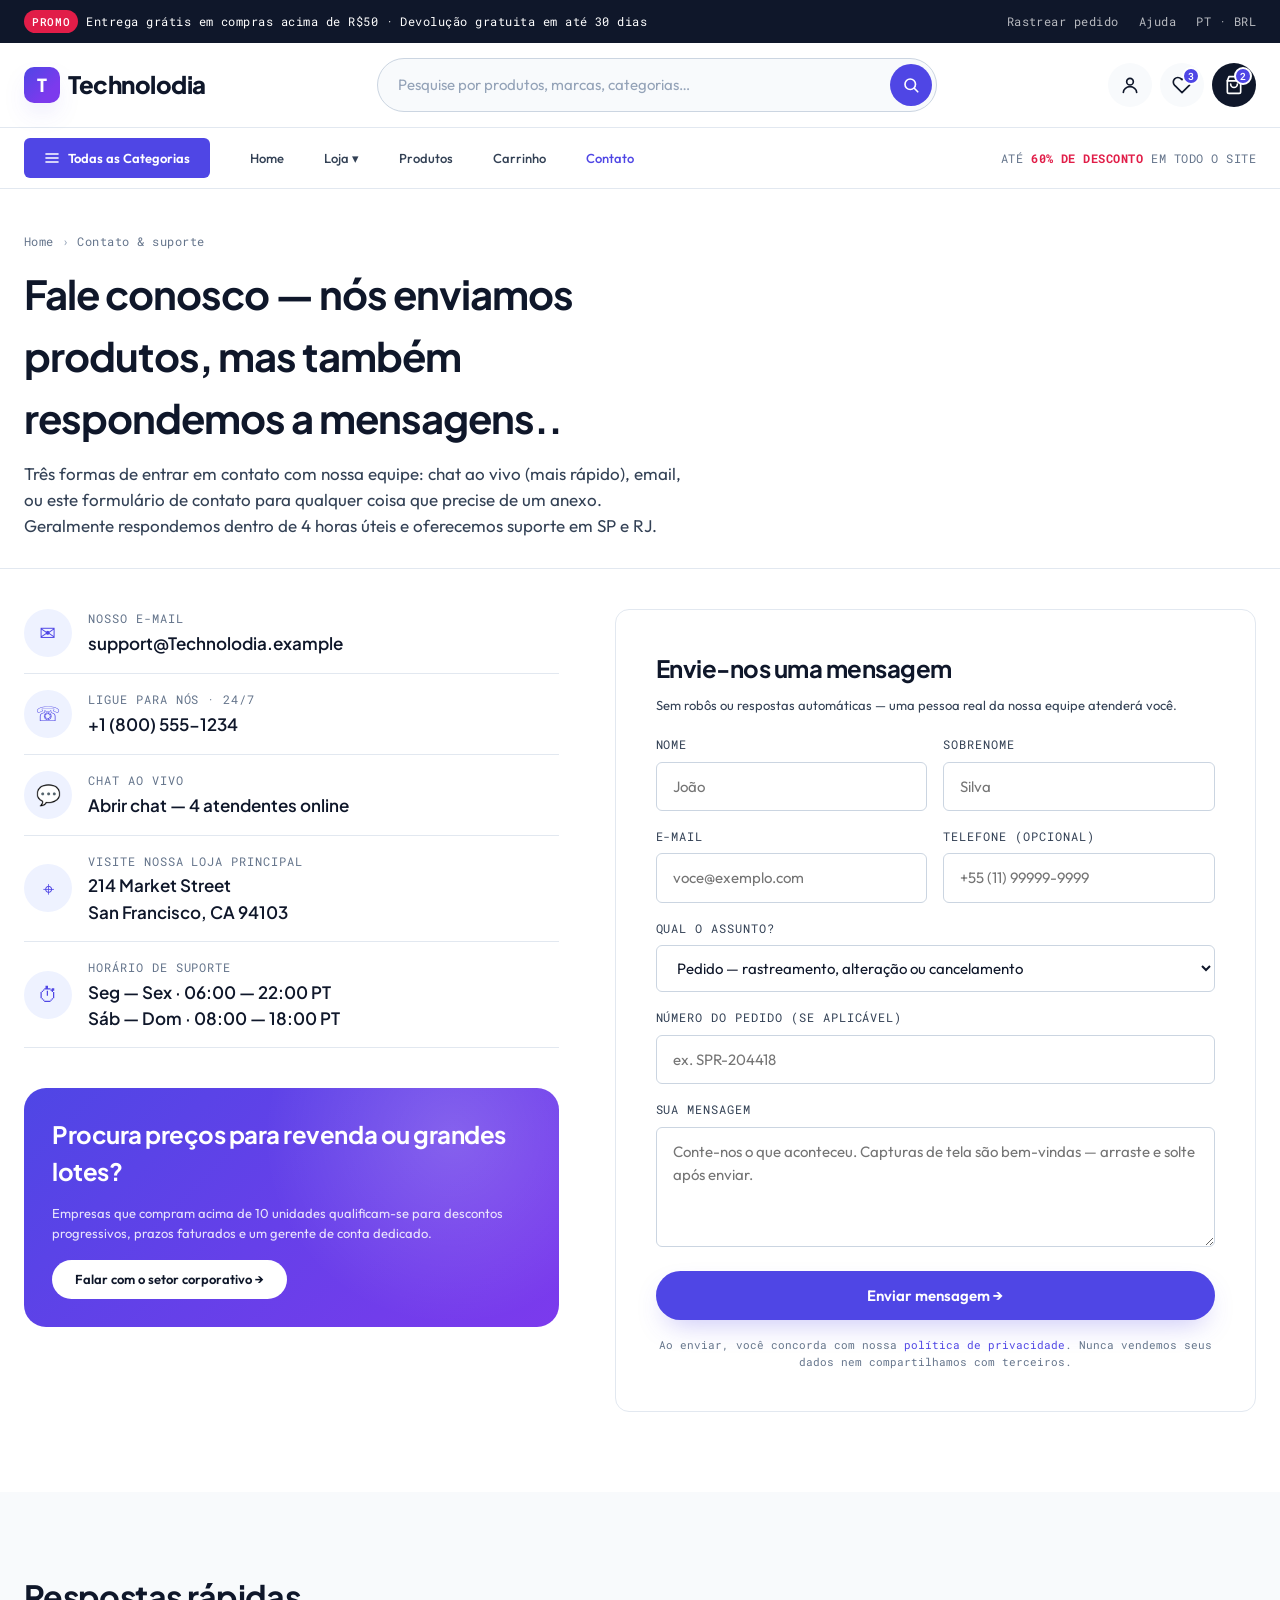
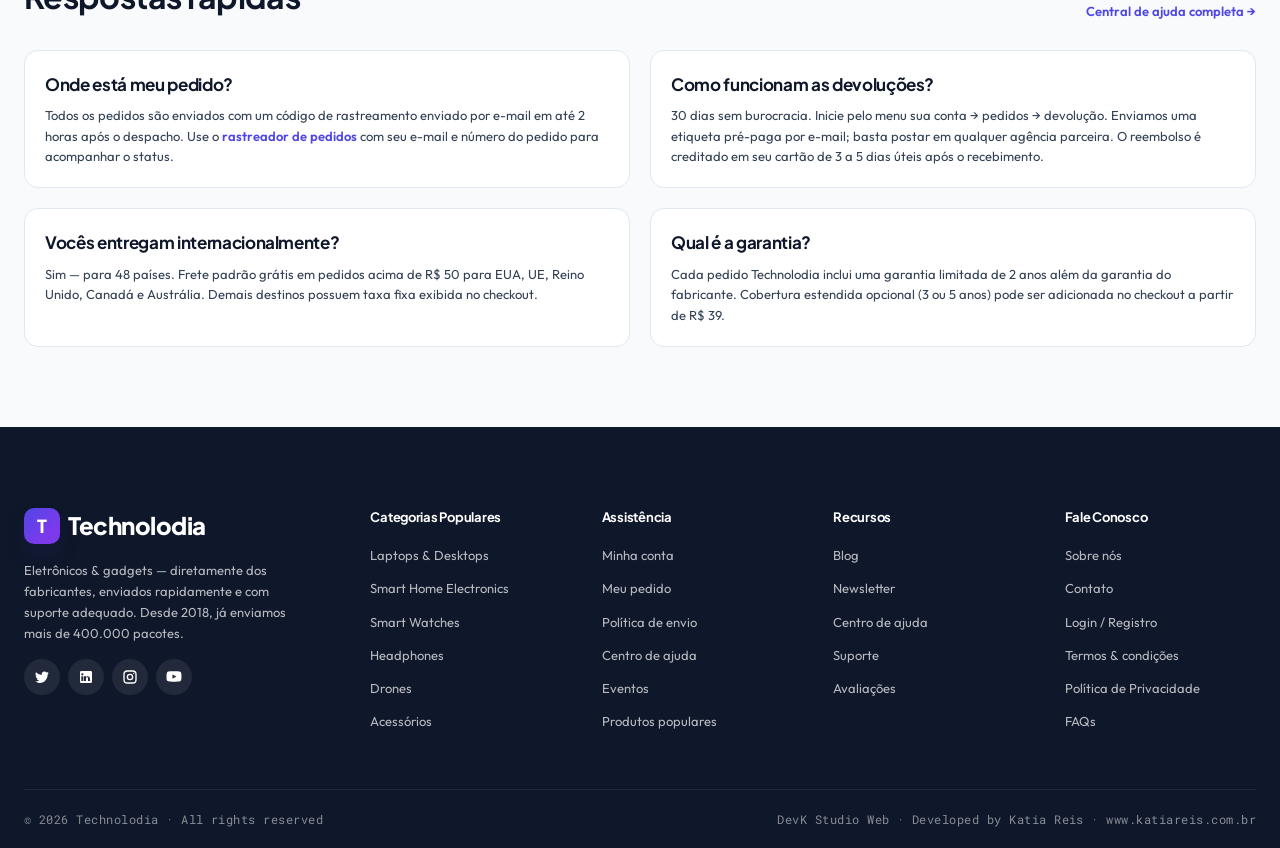
<file: contact.html>
<!doctype html>
<html lang="pt-br">

<head>
  <meta charset="utf-8" />
  <meta name="viewport" content="width=device-width, initial-scale=1" />
  <title>Contato — Technolodia</title>
  <meta name="description"
    content="Entre em contato com o suporte da Technolodia — ajuda com pedidos, devoluções, garantia e parcerias." />
  <meta name="theme-color" content="#4F46E5" />
  <link rel="preconnect" href="https://fonts.googleapis.com" />
  <link rel="preconnect" href="https://fonts.gstatic.com" crossorigin />
  <link rel="stylesheet"
    href="https://fonts.googleapis.com/css2?family=Plus+Jakarta+Sans:wght@500;600;700;800&family=Outfit:wght@400;500;600;700&family=Roboto+Mono:wght@400;500&display=swap" />
  <link rel="stylesheet" href="assets/css/styles.css" />
</head>

<body>
  <a class="skip-link" href="#main">Skip to content</a>

  <!-- Top utility strip -->
  <div class="utility">
    <div class="container">
      <span class="promo">
        <span class="tag">PROMO</span>
        Entrega grátis em compras acima de R$50 · Devolução gratuita em até 30 dias
      </span>
      <span class="links">
        <a href="#">Rastrear pedido</a>
        <a href="#">Ajuda</a>
        <a href="#">PT · BRL</a>
      </span>
    </div>
  </div>

  <!-- Header -->
  <header class="site-header">
    <div class="container">
      <a href="index.html" class="brand">
        <span class="brand-mark">T</span>
        Technolodia
      </a>

      <form class="search" role="search" onsubmit="event.preventDefault();">
        <input type="text" placeholder="Pesquise por produtos, marcas, categorias…" aria-label="Search the store" />
        <button type="submit" aria-label="Search">
          <svg width="18" height="18" viewBox="0 0 24 24" fill="none" stroke="currentColor" stroke-width="2.2"
            stroke-linecap="round">
            <circle cx="11" cy="11" r="7" />
            <path d="M21 21l-4.3-4.3" />
          </svg>
        </button>
      </form>

      <div class="icon-row">
        <a href="#" class="icon-btn" aria-label="Account">
          <svg width="20" height="20" viewBox="0 0 24 24" fill="none" stroke="currentColor" stroke-width="2"
            stroke-linecap="round">
            <circle cx="12" cy="8" r="4" />
            <path d="M4 21c0-4 4-7 8-7s8 3 8 7" />
          </svg>
        </a>
        <a href="#" class="icon-btn" aria-label="Wishlist">
          <svg width="20" height="20" viewBox="0 0 24 24" fill="none" stroke="currentColor" stroke-width="2"
            stroke-linecap="round" stroke-linejoin="round">
            <path
              d="M20.84 4.61a5.5 5.5 0 0 0-7.78 0L12 5.67l-1.06-1.06a5.5 5.5 0 0 0-7.78 7.78l1.06 1.06L12 21.23l7.78-7.78 1.06-1.06a5.5 5.5 0 0 0 0-7.78z" />
          </svg>
          <span class="count">3</span>
        </a>
        <a href="cart.html" class="icon-btn icon-btn--cart" aria-label="Cart">
          <svg width="20" height="20" viewBox="0 0 24 24" fill="none" stroke="currentColor" stroke-width="2"
            stroke-linecap="round" stroke-linejoin="round">
            <path d="M6 2l-2 5v13a2 2 0 0 0 2 2h12a2 2 0 0 0 2-2V7l-2-5z" />
            <path d="M4 7h16" />
            <path d="M16 11a4 4 0 0 1-8 0" />
          </svg>
          <span class="count">2</span>
        </a>
        <button class="nav-toggle" aria-label="Open menu" aria-expanded="false">≡</button>
      </div>
    </div>
  </header>

  <!-- Category nav -->
  <nav class="nav-bar" aria-label="Primary">
    <div class="container">
      <a href="shop.html" class="all-cats">
        <svg width="16" height="16" viewBox="0 0 24 24" fill="none" stroke="currentColor" stroke-width="2.4"
          stroke-linecap="round">
          <line x1="3" y1="6" x2="21" y2="6" />
          <line x1="3" y1="12" x2="21" y2="12" />
          <line x1="3" y1="18" x2="21" y2="18" />
        </svg>
        Todas as Categorias
      </a>
      <div class="main-nav">
        <a href="index.html">Home</a>
        <a href="shop.html">Loja ▾</a>
        <a href="product.html">Produtos</a>
        <a href="cart.html">Carrinho</a>
        <a href="contact.html" aria-current="page">Contato</a>
      </div>
      <span class="nav-cta">ATÉ <strong>60% DE DESCONTO</strong> EM TODO O SITE</span>
    </div>
  </nav>

  <!-- Mobile drawer -->
  <div class="drawer" id="drawer" aria-hidden="true">
    <div class="drawer-head">
      <a href="index.html" class="brand"><span class="brand-mark">T</span> Technolodia</a>
      <button class="drawer-close" aria-label="Close menu">Fechar ✕</button>
    </div>
    <a href="index.html">Home</a>
    <a href="shop.html">Loja</a>
    <a href="product.html">Produtos</a>
    <a href="cart.html">Carrinho</a>
    <a href="contact.html">Contato</a>
    <a href="cart.html" class="btn btn--indigo" style="margin-top:var(--s5); justify-content:center">View cart →</a>
    <div style="border-top: 1px solid var(--rule); margin-top: var(--s4); padding-top: var(--s4); display: flex; flex-direction: column; gap: var(--s2);">
      <a href="#" style="font-size: var(--text-sm); font-weight: 500; padding: 4px 0; border: 0;">Rastrear pedido</a>
      <a href="#" style="font-size: var(--text-sm); font-weight: 500; padding: 4px 0; border: 0;">Ajuda</a>
      <a href="#" style="font-size: var(--text-sm); font-weight: 500; padding: 4px 0; border: 0;">PT · BRL</a>
    </div>
  </div>

  <main id="main">

    <section class="page-head">
      <div class="container">
        <div class="crumbs"><a href="index.html">Home</a> <span class="sep">›</span> <span>Contato &amp; suporte</span>
        </div>
        <h1>Fale conosco — nós enviamos produtos, mas também respondemos a mensagens..</h1>
        <p>Três formas de entrar em contato com nossa equipe: chat ao vivo (mais rápido), email, ou este formulário de
          contato para qualquer coisa que precise de um anexo. Geralmente respondemos dentro de 4 horas úteis e
          oferecemos suporte em SP e RJ.</p>
      </div>
    </section>

    <section>
      <div class="container">
        <div class="contact-grid">

          <div class="contact-info">
            <div class="info-block">
              <div class="ic">✉</div>
              <div>
                <div class="label">NOSSO E-MAIL</div>
                <div class="value"><a href="mailto:support@Technolodia.example">support@Technolodia.example</a></div>
              </div>
            </div>
            <div class="info-block">
              <div class="ic">☏</div>
              <div>
                <div class="label">LIGUE PARA NÓS · 24/7</div>
                <div class="value"><a href="tel:+18005551234">+1 (800) 555-1234</a></div>
              </div>
            </div>
            <div class="info-block">
              <div class="ic">💬</div>
              <div>
                <div class="label">CHAT AO VIVO</div>
                <div class="value"><a href="#">Abrir chat — 4 atendentes online</a></div>
              </div>
            </div>
            <div class="info-block">
              <div class="ic">⌖</div>
              <div>
                <div class="label">VISITE NOSSA LOJA PRINCIPAL</div>
                <div class="value">214 Market Street<br />San Francisco, CA 94103</div>
              </div>
            </div>
            <div class="info-block">
              <div class="ic">⏱</div>
              <div>
                <div class="label">HORÁRIO DE SUPORTE</div>
                <div class="value">Seg — Sex · 06:00 — 22:00 PT<br />Sáb — Dom · 08:00 — 18:00 PT</div>
              </div>
            </div>

            <div
              style="margin-top: var(--s7); padding: var(--s6); background: linear-gradient(135deg, var(--indigo), var(--card-purple)); color: var(--paper); border-radius: var(--r-lg); position: relative; overflow: hidden">
              <div
                style="position: absolute; inset: 0; background-image: radial-gradient(circle at 80% 20%, rgba(255,255,255,0.18) 0, transparent 40%); pointer-events: none">
              </div>
              <div style="position: relative">
                <h3 style="color: var(--paper); font-size: var(--text-xl); margin-bottom: var(--s3)">Procura preços para revenda ou grandes lotes?</h3>
                <p
                  style="color: rgba(255,255,255,0.85); font-size: var(--text-sm); line-height: 1.6; margin-bottom: var(--s4)">
                  Empresas que compram acima de 10 unidades qualificam-se para descontos progressivos, prazos faturados e um gerente de conta dedicado.</p>
                <a href="mailto:trade@Technolodia.example" class="btn btn--paper">Falar com o setor corporativo →</a>
              </div>
            </div>
          </div>

          <form class="contact-form"
            onsubmit="event.preventDefault(); this.querySelector('button[type=submit]').textContent='Enviado ✓ — responderemos em até 4 horas';">
            <h2 style="font-size: var(--text-xl); margin-bottom: var(--s2)">Envie-nos uma mensagem</h2>
            <p style="color: var(--fg-soft); font-size: var(--text-sm); margin-bottom: var(--s5)">Sem robôs ou respostas automáticas — uma pessoa real da nossa equipe atenderá você.</p>

            <div class="field-row">
              <div class="field">
                <label for="c-first">Nome</label>
                <input id="c-first" type="text" required placeholder="João" />
              </div>
              <div class="field">
                <label for="c-last">Sobrenome</label>
                <input id="c-last" type="text" required placeholder="Silva" />
              </div>
            </div>

            <div class="field-row">
              <div class="field">
                <label for="c-email">E-mail</label>
                <input id="c-email" type="email" required placeholder="voce@exemplo.com" />
              </div>
              <div class="field">
                <label for="c-phone">Telefone (opcional)</label>
                <input id="c-phone" type="tel" placeholder="+55 (11) 99999-9999" />
              </div>
            </div>

            <div class="field">
              <label for="c-topic">Qual o assunto?</label>
              <select id="c-topic">
                <option>Pedido — rastreamento, alteração ou cancelamento</option>
                <option>Devoluções ou reembolsos</option>
                <option>Solicitação de garantia ou problema com produto</option>
                <option>Consulta de comércio / atacado</option>
                <option>Imprensa, parceria ou afiliados</option>
                <option>Outro assunto</option>
              </select>
            </div>

            <div class="field">
              <label for="c-order">Número do pedido (se aplicável)</label>
              <input id="c-order" type="text" placeholder="ex. SPR-204418" />
            </div>

            <div class="field">
              <label for="c-msg">Sua mensagem</label>
              <textarea id="c-msg" required
                placeholder="Conte-nos o que aconteceu. Capturas de tela são bem-vindas — arraste e solte após enviar."></textarea>
            </div>

            <button class="btn btn--indigo btn--block" type="submit"
              style="padding: 16px; font-size: var(--text-base); margin-top: var(--s2)">Enviar mensagem →</button>

            <p
              style="font-family: var(--ff-mono); font-size: 11px; color: var(--fg-mute); margin-top: var(--s4); text-align: center; line-height: 1.6">
              Ao enviar, você concorda com nossa <a href="#" style="color: var(--indigo)">política de privacidade</a>. Nunca vendemos seus dados nem compartilhamos com terceiros.</p>
          </form>

        </div>
      </div>
    </section>

    <!-- FAQ short -->
    <section class="section" style="background: var(--bg)">
      <div class="container">
        <div class="section-head">
          <h2>Respostas rápidas</h2>
          <a href="#" class="view-all">Central de ajuda completa →</a>
        </div>
        <div style="display: grid; grid-template-columns: repeat(2, 1fr); gap: var(--s5)">

          <article
            style="background: var(--paper); border: 1px solid var(--rule); border-radius: var(--r); padding: var(--s5)">
            <h3 style="font-size: var(--text-md); margin-bottom: var(--s2)">Onde está meu pedido?</h3>
            <p style="color: var(--fg-soft); font-size: var(--text-sm); line-height: 1.6">Todos os pedidos são enviados com um código de rastreamento enviado por e-mail em até 2 horas após o despacho. Use o <a href="#"
                style="color: var(--indigo); font-weight: 600">rastreador de pedidos</a> com seu e-mail e número do pedido para acompanhar o status.</p>
          </article>

          <article
            style="background: var(--paper); border: 1px solid var(--rule); border-radius: var(--r); padding: var(--s5)">
            <h3 style="font-size: var(--text-md); margin-bottom: var(--s2)">Como funcionam as devoluções?</h3>
            <p style="color: var(--fg-soft); font-size: var(--text-sm); line-height: 1.6">30 dias sem burocracia. Inicie pelo menu sua conta → pedidos → devolução. Enviamos uma etiqueta pré-paga por e-mail; basta postar em qualquer agência parceira. O reembolso é creditado em seu cartão de 3 a 5 dias úteis após o recebimento.</p>
          </article>

          <article
            style="background: var(--paper); border: 1px solid var(--rule); border-radius: var(--r); padding: var(--s5)">
            <h3 style="font-size: var(--text-md); margin-bottom: var(--s2)">Vocês entregam internacionalmente?</h3>
            <p style="color: var(--fg-soft); font-size: var(--text-sm); line-height: 1.6">Sim — para 48 países. Frete padrão grátis em pedidos acima de R$ 50 para EUA, UE, Reino Unido, Canadá e Austrália. Demais destinos possuem taxa fixa exibida no checkout.</p>
          </article>

          <article
            style="background: var(--paper); border: 1px solid var(--rule); border-radius: var(--r); padding: var(--s5)">
            <h3 style="font-size: var(--text-md); margin-bottom: var(--s2)">Qual é a garantia?</h3>
            <p style="color: var(--fg-soft); font-size: var(--text-sm); line-height: 1.6">Cada pedido Technolodia inclui
              uma garantia limitada de 2 anos além da garantia do fabricante. Cobertura estendida opcional (3 ou 5 anos) pode ser adicionada no checkout a partir de R$ 39.</p>
          </article>

        </div>
      </div>
    </section>

  </main>

  <!-- FOOTER -->
  <footer class="site-footer">
    <div class="container">
      <div class="footer-grid">
        <div class="footer-brand">
          <div class="mark"><span class="brand-mark">T</span> Technolodia</div>
          <p>Eletrônicos &amp; gadgets — diretamente dos fabricantes, enviados rapidamente e com suporte adequado. Desde
            2018, já enviamos mais de 400.000 pacotes.</p>
          <div class="socials" style="margin-top:var(--s4)">
            <a href="#" aria-label="Twitter"><svg width="16" height="16" viewBox="0 0 24 24" fill="currentColor">
                <path
                  d="M22 5.8a8.5 8.5 0 0 1-2.4.7 4.2 4.2 0 0 0 1.8-2.3 8.4 8.4 0 0 1-2.6 1 4.2 4.2 0 0 0-7.2 3.8A11.9 11.9 0 0 1 3 4.8a4.2 4.2 0 0 0 1.3 5.6 4.2 4.2 0 0 1-1.9-.5v.1a4.2 4.2 0 0 0 3.4 4.1 4.2 4.2 0 0 1-1.9.1 4.2 4.2 0 0 0 3.9 2.9A8.4 8.4 0 0 1 2 18.7 11.9 11.9 0 0 0 8.5 21c7.7 0 11.9-6.4 11.9-11.9v-.5A8.5 8.5 0 0 0 22 5.8z" />
              </svg></a>
            <a href="#" aria-label="LinkedIn"><svg width="16" height="16" viewBox="0 0 24 24" fill="currentColor">
                <path
                  d="M19 3H5a2 2 0 0 0-2 2v14a2 2 0 0 0 2 2h14a2 2 0 0 0 2-2V5a2 2 0 0 0-2-2zM8 18H5v-7h3v7zM6.5 9.7a1.7 1.7 0 1 1 0-3.4 1.7 1.7 0 0 1 0 3.4zM18 18h-3v-4c0-1-.4-1.6-1.4-1.6S12 13 12 14v4H9v-7h3v1c.5-.8 1.4-1.2 2.4-1.2 2 0 3.6 1.4 3.6 4V18z" />
              </svg></a>
            <a href="#" aria-label="Instagram"><svg width="16" height="16" viewBox="0 0 24 24" fill="none"
                stroke="currentColor" stroke-width="2">
                <rect x="3" y="3" width="18" height="18" rx="5" />
                <circle cx="12" cy="12" r="4" />
                <circle cx="17.5" cy="6.5" r="1" fill="currentColor" stroke="none" />
              </svg></a>
            <a href="#" aria-label="YouTube"><svg width="16" height="16" viewBox="0 0 24 24" fill="currentColor">
                <path
                  d="M23 7s-.2-1.5-.9-2.2c-.8-.9-1.8-.9-2.2-1C16.6 3.5 12 3.5 12 3.5s-4.6 0-7.9.3c-.4 0-1.4 0-2.2 1C1.2 5.5 1 7 1 7s-.2 1.7-.2 3.5v1.6c0 1.7.2 3.5.2 3.5s.2 1.5.9 2.2c.8.9 1.9.8 2.4.9 1.7.2 7.7.3 7.7.3s4.6 0 7.9-.3c.4 0 1.4 0 2.2-1 .7-.7.9-2.2.9-2.2s.2-1.7.2-3.5V10.5c0-1.7-.2-3.5-.2-3.5zM9.7 14.5V8.4l6 3-6 3.1z" />
              </svg></a>
          </div>
        </div>
        <div class="footer-col">
          <h4>Categorias Populares</h4>
          <ul>
            <li><a href="shop.html">Laptops &amp; Desktops</a></li>
            <li><a href="shop.html">Smart Home Electronics</a></li>
            <li><a href="shop.html">Smart Watches</a></li>
            <li><a href="shop.html">Headphones</a></li>
            <li><a href="shop.html">Drones</a></li>
            <li><a href="shop.html">Acessórios</a></li>
          </ul>
        </div>
        <div class="footer-col">
          <h4>Assistência</h4>
          <ul>
            <li><a href="#">Minha conta</a></li>
            <li><a href="#">Meu pedido</a></li>
            <li><a href="#">Política de envio</a></li>
            <li><a href="#">Centro de ajuda</a></li>
            <li><a href="#">Eventos</a></li>
            <li><a href="#">Produtos populares</a></li>
          </ul>
        </div>
        <div class="footer-col">
          <h4>Recursos</h4>
          <ul>
            <li><a href="#">Blog</a></li>
            <li><a href="#">Newsletter</a></li>
            <li><a href="#">Centro de ajuda</a></li>
            <li><a href="#">Suporte</a></li>
            <li><a href="#">Avaliações</a></li>
          </ul>
        </div>
        <div class="footer-col">
          <h4>Fale Conosco</h4>
          <ul>
            <li><a href="#">Sobre nós</a></li>
            <li><a href="contact.html">Contato</a></li>
            <li><a href="#">Login / Registro</a></li>
            <li><a href="#">Termos &amp; condições</a></li>
            <li><a href="#">Política de Privacidade</a></li>
            <li><a href="#">FAQs</a></li>
          </ul>
        </div>
      </div>
      <div class="footer-bottom">
        <span>© 2026 Technolodia · All rights reserved</span>
        <span>DevK Studio Web · Developed by Katia Reis · <a href="https://katiareis.com.br/"
            target="_blank">www.katiareis.com.br</a></span>
      </div>
    </div>
  </footer>

  <script src="assets/js/main.js" defer></script>
</body>

</html>
</file>
<file: assets/css/styles.css>
/* =============================================================
   Technolodia — Tech & Gadgets Ecommerce HTML CSS Template
   White surface · indigo primary · multi-color bento product cards
   ============================================================= */

/* ---------- Tokens ---------- */
:root {
  /* surfaces */
  --paper:        #FFFFFF;
  --bg:           #F8FAFC;
  --bg-soft:      #F1F5F9;
  --bg-deep:      #E2E8F0;

  /* ink */
  --ink:          #0F172A;
  --ink-soft:     #334155;
  --ink-mute:     #64748B;
  --ink-faint:    #94A3B8;

  /* primary indigo */
  --indigo:       #4F46E5;
  --indigo-deep:  #3730A3;
  --indigo-soft:  #EEF2FF;
  --indigo-line:  #C7D2FE;

  /* card colors (multi-color bento) */
  --card-blue:    #1E2A78;
  --card-blue-2:  #2B3FB7;
  --card-purple:  #7C3AED;
  --card-purple-2:#C026D3;
  --card-orange:  #ff6a00; 
  --card-orange-2:#EA580C;
  --card-green:   #16A34A;
  --card-green-2: #15803D;
  --card-black:   #0A0A0A;

  /* support */
  --rose:         #E11D48;
  --emerald:      #10B981;
  --amber:        #F59E0B;
  --rule:         #E2E8F0;
  --rule-strong:  #CBD5E1;

  /* semantic */
  --accent:       var(--indigo);
  --accent-deep:  var(--indigo-deep);
  --accent-soft:  var(--indigo-soft);
  --fg:           var(--ink);
  --fg-soft:      var(--ink-soft);
  --fg-mute:      var(--ink-mute);

  /* type */
  --ff-display:   'Plus Jakarta Sans', system-ui, -apple-system, 'Segoe UI', sans-serif;
  --ff-body:      'Outfit', system-ui, -apple-system, 'Segoe UI', sans-serif;
  --ff-mono:      'Roboto Mono', ui-monospace, 'SF Mono', Menlo, monospace;

  --text-xs:      12px;
  --text-sm:      13px;
  --text-base:    15px;
  --text-md:      17px;
  --text-lg:      20px;
  --text-xl:      24px;
  --text-2xl:     32px;
  --text-3xl:     40px;
  --text-display: clamp(1.75rem, 1rem + 2.4vw, 3.25rem);
  --text-hero:    clamp(2rem, 1.2rem + 3vw, 3.75rem);

  /* spacing */
  --s1: 4px; --s2: 8px; --s3: 12px; --s4: 16px; --s5: 20px;
  --s6: 28px; --s7: 40px; --s8: 56px; --s9: 80px; --s10: 112px;

  /* layout */
  --container:    1280px;
  --container-pad: 24px;

  /* radii */
  --r-sm: 6px;
  --r:    14px;
  --r-lg: 22px;
  --r-xl: 28px;

  /* shadow */
  --shadow-sm:   0 1px 2px rgba(15,23,42,0.06);
  --shadow:      0 6px 18px -8px rgba(15,23,42,0.16), 0 2px 4px -2px rgba(15,23,42,0.06);
  --shadow-lg:   0 24px 60px -28px rgba(15,23,42,0.30), 0 8px 16px -10px rgba(15,23,42,0.08);
  --shadow-indigo: 0 12px 28px -10px rgba(79,70,229,0.35);

  /* motion */
  --ease: cubic-bezier(0.22, 1, 0.36, 1);
}

/* ---------- Reset ---------- */
*, *::before, *::after { box-sizing: border-box; }
html { scroll-behavior: smooth; -webkit-text-size-adjust: 100%; background: var(--paper); }
body {
  margin: 0;
  font-family: var(--ff-body);
  font-size: var(--text-base);
  line-height: 1.55;
  color: var(--fg);
  background: var(--paper);
  -webkit-font-smoothing: antialiased;
  text-rendering: optimizeLegibility;
}
h1, h2, h3, h4, h5 {
  margin: 0;
  font-family: var(--ff-display);
  font-weight: 700;
  letter-spacing: -0.02em;
  color: var(--fg);
}
p { margin: 0; }
img, svg { display: block; max-width: 100%; }
img { height: auto; }
a { color: inherit; text-decoration: none; transition: color 180ms var(--ease); }
a:hover { color: var(--indigo); }
button { font: inherit; border: 0; background: transparent; cursor: pointer; color: inherit; }
ul, ol { margin: 0; padding: 0; list-style: none; }
input, select, textarea { font: inherit; color: inherit; }
::selection { background: var(--indigo); color: var(--paper); }

.skip-link {
  position: absolute; top: -100px; left: var(--s4);
  background: var(--ink); color: var(--paper);
  padding: var(--s2) var(--s4); border-radius: var(--r-sm); z-index: 1000;
}
.skip-link:focus { top: var(--s4); }

/* ---------- Container ---------- */
.container {
  max-width: var(--container);
  margin: 0 auto;
  padding: 0 var(--container-pad);
  width: 100%;
}

/* ---------- Utility bar (top thin strip) ---------- */
.utility {
  background: var(--ink);
  color: var(--paper);
  font-family: var(--ff-mono);
  font-size: var(--text-xs);
  letter-spacing: 0.04em;
}
.utility .container {
  display: flex; justify-content: space-between; align-items: center;
  padding-top: 10px; padding-bottom: 10px;
  flex-wrap: wrap; gap: var(--s3);
}
.utility .promo { display: inline-flex; align-items: center; gap: var(--s2); }
.utility .promo .tag {
  background: var(--rose); padding: 3px 8px; border-radius: 999px;
  font-weight: 500; font-size: 11px; letter-spacing: 0.06em;
}
.utility .links { display: inline-flex; gap: var(--s5); color: rgba(255,255,255,0.7); }
.utility .links a:hover { color: var(--paper); }

/* ---------- Top header (logo + search + icons) ---------- */
.site-header {
  background: var(--paper);
  border-bottom: 1px solid var(--rule);
  position: sticky; top: 0; z-index: 60;
}
.site-header .container {
  display: grid;
  grid-template-columns: auto 1fr auto;
  gap: var(--s7);
  align-items: center;
  height: 84px;
}
.brand {
  display: inline-flex; align-items: center; gap: var(--s2);
  font-family: var(--ff-display);
  font-weight: 800; font-size: 24px;
  letter-spacing: -0.02em;
  color: var(--ink);
}
.brand-mark {
  width: 36px; height: 36px;
  border-radius: 10px;
  background: linear-gradient(135deg, var(--indigo), var(--card-purple) 70%);
  display: inline-grid; place-items: center;
  color: var(--paper); font-weight: 800; font-size: 18px;
  box-shadow: var(--shadow-indigo);
}

.search {
  position: relative;
  max-width: 560px; width: 100%;
  margin: 0 auto;
}
.search input {
  width: 100%;
  padding: 14px 56px 14px 20px;
  border: 1px solid var(--rule-strong);
  border-radius: 999px;
  background: var(--bg);
  font-size: var(--text-base);
  transition: border-color 180ms var(--ease), background 180ms var(--ease);
}
.search input::placeholder { color: var(--ink-faint); }
.search input:focus {
  outline: 0;
  background: var(--paper);
  border-color: var(--indigo);
  box-shadow: 0 0 0 4px rgba(79,70,229,0.12);
}
.search button {
  position: absolute; right: 5px; top: 50%;
  transform: translateY(-50%);
  width: 42px; height: 42px;
  background: var(--indigo); color: var(--paper);
  border-radius: 999px;
  display: grid; place-items: center;
  transition: background 180ms var(--ease);
}
.search button:hover { background: var(--indigo-deep); }

.icon-row { display: inline-flex; gap: var(--s2); align-items: center; }
.icon-btn {
  position: relative;
  width: 44px; height: 44px;
  border-radius: 999px;
  display: grid; place-items: center;
  color: var(--ink);
  background: var(--bg);
  transition: background 180ms var(--ease), color 180ms var(--ease);
}
.icon-btn:hover { background: var(--indigo-soft); color: var(--indigo); }
.icon-btn .count {
  position: absolute; top: 4px; right: 4px;
  min-width: 18px; height: 18px; padding: 0 4px;
  background: var(--indigo); color: var(--paper);
  font-family: var(--ff-mono); font-size: 10px; font-weight: 600;
  border-radius: 999px; display: grid; place-items: center;
  border: 2px solid var(--paper);
}
.icon-btn--cart { background: var(--ink); color: var(--paper); }
.icon-btn--cart:hover { background: var(--indigo); color: var(--paper); }

/* ---------- Category nav bar ---------- */
.nav-bar {
  background: var(--paper);
  border-bottom: 1px solid var(--rule);
  position: sticky; top: 84px; z-index: 55;
}
.nav-bar .container {
  display: flex; align-items: center; gap: var(--s7);
  height: 60px; flex-wrap: wrap;
}
.all-cats {
  display: inline-flex; align-items: center; gap: var(--s2);
  background: var(--indigo);
  color: var(--paper);
  padding: 10px 20px;
  border-radius: var(--r-sm);
  font-weight: 600; font-size: var(--text-sm);
  transition: background 180ms var(--ease);
}
.all-cats:hover { background: var(--indigo-deep); color: var(--paper); }
.main-nav { display: flex; gap: var(--s7); margin-right: auto; }
.main-nav a {
  font-weight: 500; font-size: var(--text-sm);
  color: var(--fg-soft);
  display: inline-flex; align-items: center; gap: var(--s1);
  padding: 6px 0;
}
.main-nav a[aria-current="page"] { color: var(--indigo); }
.main-nav a:hover { color: var(--indigo); }
.nav-cta {
  display: inline-flex; align-items: center; gap: var(--s2);
  font-family: var(--ff-mono); font-size: var(--text-xs);
  letter-spacing: 0.04em;
  color: var(--fg-mute);
}
.nav-cta strong { color: var(--rose); font-weight: 700; }
.nav-toggle {
  display: none; padding: 8px;
  font-size: 22px; color: var(--ink);
}

/* ---------- Buttons ---------- */
.btn {
  display: inline-flex; align-items: center; justify-content: center; gap: var(--s2);
  padding: 12px 22px;
  border-radius: 999px;
  font-family: var(--ff-body); font-weight: 600;
  font-size: var(--text-sm); line-height: 1;
  transition: background 180ms var(--ease), color 180ms var(--ease), transform 180ms var(--ease), box-shadow 180ms var(--ease);
  white-space: nowrap;
  border: 1px solid transparent;
  cursor: pointer;
}
.btn--indigo { background: var(--indigo); color: var(--paper); box-shadow: var(--shadow-indigo); }
.btn--indigo:hover { background: var(--indigo-deep); color: var(--paper); transform: translateY(-1px); }
.btn--ink { background: var(--ink); color: var(--paper); }
.btn--ink:hover { background: var(--indigo); color: var(--paper); }
.btn--paper { background: var(--paper); color: var(--ink); }
.btn--paper:hover { background: var(--ink); color: var(--paper); }
.btn--ghost { background: transparent; color: var(--ink); border-color: var(--rule-strong); }
.btn--ghost:hover { background: var(--ink); color: var(--paper); border-color: var(--ink); }
.btn--sm { padding: 8px 14px; font-size: var(--text-xs); }
.btn--block { width: 100%; }
.btn--pill-ghost-onDark {
  background: transparent; color: var(--paper);
  border-color: rgba(255,255,255,0.3);
}
.btn--pill-ghost-onDark:hover { background: var(--paper); color: var(--ink); border-color: var(--paper); }

/* ---------- Bento HERO ---------- */
.hero {
  padding: var(--s7) 0 var(--s8);
  background: var(--paper);
}
.bento {
  display: grid;
  grid-template-columns: 2.2fr 1fr;
  grid-template-rows: 1fr 1fr auto;
  gap: var(--s4);
}
.bento-card {
  position: relative;
  border-radius: var(--r-lg);
  padding: var(--s7);
  overflow: hidden;
  isolation: isolate;
  display: flex;
  flex-direction: column;
  justify-content: space-between;
  min-height: 280px;
  transition: transform 300ms var(--ease), box-shadow 300ms var(--ease);
}
.bento-card:hover { transform: translateY(-4px); box-shadow: var(--shadow-lg); }
.bento-card .eyebrow {
  display: inline-flex; align-items: center; gap: 8px;
  font-family: var(--ff-mono);
  font-size: 11px; letter-spacing: 0.14em; text-transform: uppercase;
  opacity: 0.82;
  position: relative; z-index: 2;
}
.bento-card h2, .bento-card h3, .bento-card p, .bento-card .shop-now, .bento-card .btn {
  position: relative; z-index: 2;
}
.bento-card h2, .bento-card h3 {
  color: inherit;
  margin: var(--s3) 0 var(--s4);
}
.bento-card p {
  font-size: var(--text-sm);
  line-height: 1.6;
  opacity: 0.86;
  max-width: 38ch;
  margin-bottom: var(--s5);
}
.bento-card .shop-now {
  display: inline-flex; align-items: center; gap: 8px;
  font-weight: 600; font-size: var(--text-sm);
  padding-bottom: 4px;
  border-bottom: 1.5px solid currentColor;
  align-self: flex-start;
  transition: gap 180ms var(--ease);
}
.bento-card .shop-now:hover { gap: 14px; }
.bento-card img.product {
  position: absolute;
  pointer-events: none;
  filter: drop-shadow(0 20px 30px rgba(0,0,0,0.35));
}
.bento-card .sparkle {
  position: absolute; inset: 0;
  background-image:
    radial-gradient(circle at 20% 30%, rgba(255,255,255,0.18) 0, transparent 35%),
    radial-gradient(circle at 75% 70%, rgba(255,255,255,0.10) 0, transparent 40%);
  pointer-events: none;
}

.bento-card--lg {
  grid-row: 1 / span 2;
  grid-column: 1;
  background: linear-gradient(135deg, var(--card-blue), var(--card-blue-2));
  color: var(--paper);
  min-height: 540px;
  padding: var(--s8);
}
.bento-card--lg > div {
  position: relative;
  /* z-index: 2; */
  max-width: 100%;
}
.bento-card--lg h2 {
  font-size: clamp(1.75rem, 1rem + 2vw, 2.75rem);
  line-height: 1.04;
  letter-spacing: -0.025em;
  font-weight: 800;
  max-width: 14ch;
}
.bento-card--lg p { max-width: 32ch; font-size: var(--text-sm); }
.bento-card--lg img.product {
  right: -30px; bottom: -20px; top: auto; transform: none;
  width: 50%; max-width: 440px;
  filter: drop-shadow(0 30px 50px rgba(0,0,0,0.45));
}
.bento-card--lg .dots {
  display: inline-flex; gap: 6px;
  margin-top: var(--s4);
}
.bento-card--lg .dots span {
  width: 22px; height: 4px; border-radius: 999px;
  background: rgba(255,255,255,0.3);
}
.bento-card--lg .dots span.active { background: var(--paper); width: 28px; }

.bento-card--purple {
  background: linear-gradient(135deg, var(--card-purple) 0%, var(--card-purple-2) 70%, #9333EA 100%);
  color: var(--paper);
  grid-column: 2;
  grid-row: 1;
  min-height: 260px;
}
.bento-card--purple img.product {
  right: -10px; bottom: -10px; width: 60%; max-width: 235px;
}

.bento-card--teal {
  background: linear-gradient(135deg, #0E7490 0%, #0891B2 60%, #06B6D4 100%);
  color: var(--paper);
  grid-column: 2;
  grid-row: 2;
  min-height: 260px;
}
.bento-card--teal img.product {
  right: -10px; bottom: -10px; width: 62%; max-width: 220px;
}

.bento-row {
  grid-column: 1 / -1;
  grid-row: 3;
  display: grid;
  grid-template-columns: repeat(3, 1fr);
  gap: var(--s4);
}
.bento-card--orange {
  background: linear-gradient(135deg, var(--card-orange), var(--card-orange-2));
  color: var(--paper);
  min-height: 240px;
}
.bento-card--orange img.product {
  right: 0; bottom: 0; width: 55%; max-width: 180px;
}
.bento-card--green {
  background: linear-gradient(135deg, var(--card-green), var(--card-green-2));
  color: var(--paper);
  min-height: 240px;
}
.bento-card--green img.product {
  right: 0; bottom: 0; width: 56%; max-width: 235px;
}
.bento-card--black {
  background: linear-gradient(135deg, var(--card-black), #1F1F1F);
  color: var(--paper);
  min-height: 240px;
}
.bento-card--black img.product {
  right: 0; bottom: 0; width: 50%; max-width: 235px;
}

/* ---------- Section base ---------- */
.section {
  padding: var(--s9) 0;
}
.section-head {
  display: flex; justify-content: space-between; align-items: end;
  flex-wrap: wrap; gap: var(--s4);
  margin-bottom: var(--s6);
}
.section-head h2 {
  font-size: var(--text-2xl);
  letter-spacing: -0.02em;
}
.section-head .view-all {
  font-weight: 600; font-size: var(--text-sm);
  display: inline-flex; align-items: center; gap: 6px;
  color: var(--indigo);
}
.section-head .view-all:hover { gap: 12px; }

/* ---------- Tabs (category filter) ---------- */
.tabs {
  display: flex; gap: var(--s6);
  margin-bottom: var(--s6);
  border-bottom: 1px solid var(--rule);
}
.tab {
  font-weight: 600; font-size: var(--text-sm);
  color: var(--fg-mute);
  padding: 12px 0;
  position: relative;
  cursor: pointer;
}
.tab.is-active { color: var(--indigo); }
.tab.is-active::after {
  content: '';
  position: absolute; left: 0; right: 0; bottom: -1px;
  height: 2px; background: var(--indigo); border-radius: 2px;
}

/* ---------- Product card ---------- */
.products {
  display: grid;
  grid-template-columns: repeat(5, minmax(0, 1fr));
  gap: var(--s4);
}
.product-card {
  background: var(--paper);
  border: 1px solid var(--rule);
  border-radius: var(--r);
  padding: var(--s4);
  display: flex; flex-direction: column;
  position: relative;
  transition: border-color 200ms var(--ease), box-shadow 200ms var(--ease), transform 200ms var(--ease);
}
.product-card:hover {
  border-color: var(--indigo-line);
  box-shadow: var(--shadow);
  transform: translateY(-3px);
}
.product-card .img-wrap {
  position: relative;
  aspect-ratio: 1 / 1;
  background: var(--bg);
  border-radius: var(--r-sm);
  overflow: hidden;
  margin-bottom: var(--s4);
}
.product-card .img-wrap img {
  width: 100%; height: 100%; object-fit: cover;
  transition: transform 500ms var(--ease);
}
.product-card:hover .img-wrap img { transform: scale(1.06); }
.product-card .badge {
  position: absolute; top: 10px; left: 10px;
  background: var(--card-green); color: var(--paper);
  font-family: var(--ff-mono); font-size: 10px;
  letter-spacing: 0.05em;
  padding: 4px 10px; border-radius: 4px;
  font-weight: 600;
}
.product-card .badge--sale { background: var(--rose); }
.product-card .wishlist {
  position: absolute; top: 10px; right: 10px;
  width: 32px; height: 32px;
  background: var(--paper);
  border-radius: 999px;
  display: grid; place-items: center;
  box-shadow: var(--shadow-sm);
  color: var(--ink);
  opacity: 0; transition: opacity 200ms var(--ease), color 180ms var(--ease);
}
.product-card:hover .wishlist { opacity: 1; }
.product-card .wishlist:hover { color: var(--rose); }
.product-card .stock {
  display: inline-flex; align-items: center; gap: 4px;
  font-family: var(--ff-mono); font-size: 11px;
  letter-spacing: 0.04em;
  color: var(--fg-mute);
  margin-bottom: 4px;
}
.product-card .stock .dot {
  width: 6px; height: 6px; border-radius: 999px;
  background: var(--emerald);
}
.product-card .name {
  font-family: var(--ff-display);
  font-weight: 600; font-size: var(--text-sm);
  color: var(--ink);
  margin-bottom: 4px;
  line-height: 1.3;
}
.product-card .price {
  display: flex; align-items: baseline; gap: 8px;
  margin-bottom: var(--s2);
}
.product-card .price .now {
  font-family: var(--ff-display);
  font-weight: 700; font-size: var(--text-md);
  color: var(--ink);
}
.product-card .price .was {
  font-family: var(--ff-mono); font-size: 12px;
  color: var(--ink-faint); text-decoration: line-through;
}
.product-card .stars {
  display: inline-flex; gap: 1px;
  color: var(--amber);
  font-size: 13px;
}
.product-card .stars .count {
  font-family: var(--ff-mono); font-size: 11px;
  color: var(--fg-mute); margin-left: 6px;
}
.product-card .btn {
  margin-top: var(--s3);
  width: 100%; justify-content: center;
  border-radius: var(--r-sm);
  padding: 10px;
  background: var(--bg); color: var(--ink);
}
.product-card .btn:hover { background: var(--indigo); color: var(--paper); }

/* ---------- Discount banner (2-up) ---------- */
.discount-row {
  display: grid;
  grid-template-columns: 1fr 1fr;
  gap: var(--s4);
}
.discount-card {
  position: relative;
  border-radius: var(--r-lg);
  padding: var(--s7);
  min-height: 260px;
  display: flex; flex-direction: column; justify-content: center;
  overflow: hidden;
  color: var(--paper);
}
.discount-card--watch {
  background: linear-gradient(135deg, #0F172A, #1E293B);
}
.discount-card--airpods {
  background: linear-gradient(135deg, #1E293B, #A855F7);
}
.discount-card h3 {
  color: inherit;
  font-size: var(--text-2xl);
  line-height: 1.1;
  margin-bottom: var(--s2);
}
.discount-card h3 .pct {
  display: block;
  font-size: var(--text-3xl);
  color: var(--amber);
  font-weight: 800;
}
.discount-card .meta {
  font-family: var(--ff-mono); font-size: var(--text-xs);
  letter-spacing: 0.08em; opacity: 0.7; margin-bottom: var(--s5);
}
.discount-card .shop-now { color: var(--paper); align-self: flex-start; }
.discount-card img.product {
  position: absolute;
  right: -10px; bottom: -10px;
  width: 50%; max-width: 240px;
  filter: drop-shadow(0 20px 30px rgba(0,0,0,0.4));
}

/* ---------- Categories grid (round tiles) ---------- */
.cats-grid {
  display: grid;
  grid-template-columns: repeat(5, 1fr);
  gap: var(--s4);
}
.cat-tile {
  background: var(--paper);
  border: 1px solid var(--rule);
  border-radius: var(--r);
  padding: var(--s5);
  text-align: center;
  transition: border-color 200ms var(--ease), transform 200ms var(--ease), background 200ms var(--ease);
}
.cat-tile:hover {
  border-color: var(--indigo-line);
  transform: translateY(-3px);
  background: var(--indigo-soft);
  color: var(--ink);
}
.cat-tile .pic {
  width: 80px; height: 80px;
  margin: 0 auto var(--s3);
  background: var(--bg);
  border-radius: 999px;
  overflow: hidden;
  display: grid; place-items: center;
}
.cat-tile .pic img { width: 100%; height: 100%; object-fit: cover; }
.cat-tile .name {
  font-family: var(--ff-display);
  font-weight: 700; font-size: var(--text-sm);
  color: var(--ink);
}
.cat-tile .count {
  font-family: var(--ff-mono); font-size: 11px;
  color: var(--fg-mute);
  margin-top: 4px;
}

/* ---------- Compact product row (4-up small cards) ---------- */
.compact-row {
  display: grid;
  grid-template-columns: repeat(4, 1fr);
  gap: var(--s4);
}
.compact-card {
  background: var(--paper);
  border: 1px solid var(--rule);
  border-radius: var(--r);
  padding: var(--s4);
  display: grid;
  grid-template-columns: 76px 1fr;
  gap: var(--s4);
  align-items: center;
  transition: border-color 200ms var(--ease);
}
.compact-card:hover { border-color: var(--indigo-line); }
.compact-card .pic {
  width: 76px; height: 76px;
  background: var(--bg);
  border-radius: var(--r-sm);
  overflow: hidden;
}
.compact-card .pic img { width: 100%; height: 100%; object-fit: cover; }
.compact-card .stock {
  font-family: var(--ff-mono); font-size: 10px;
  color: var(--fg-mute); display: inline-flex; align-items: center; gap: 4px;
  margin-bottom: 4px;
}
.compact-card .name {
  font-family: var(--ff-display); font-weight: 600; font-size: var(--text-sm);
  color: var(--ink); line-height: 1.2; margin-bottom: 4px;
}
.compact-card .price {
  font-family: var(--ff-display); font-weight: 700;
  color: var(--ink); font-size: var(--text-sm);
  margin-bottom: 6px;
}
.compact-card .btn {
  padding: 6px 10px; font-size: 11px;
  border-radius: var(--r-sm);
  background: var(--indigo); color: var(--paper);
  width: 100%;
}
.compact-card .btn:hover { background: var(--indigo-deep); }

/* ---------- Brand strip ---------- */
.brands {
  background: var(--paper);
  border-top: 1px solid var(--rule);
  border-bottom: 1px solid var(--rule);
  padding: var(--s7) 0;
}
.brand-row {
  display: flex; justify-content: space-around; align-items: center;
  flex-wrap: wrap; gap: var(--s7);
}
.brand-row .brand-logo {
  font-family: var(--ff-display);
  font-weight: 800; font-size: var(--text-xl);
  letter-spacing: -0.02em;
  color: var(--ink-faint);
  transition: color 200ms var(--ease);
  text-transform: uppercase;
}
.brand-row .brand-logo:hover { color: var(--ink); }

/* ---------- Newsletter banner ---------- */
.newsletter {
  background: linear-gradient(135deg, var(--ink) 0%, var(--card-purple) 100%);
  border-radius: var(--r-xl);
  padding: var(--s8) var(--s7);
  color: var(--paper);
  position: relative; overflow: hidden;
  margin: var(--s8) 0;
}
.newsletter::before {
  content: '';
  position: absolute; inset: 0;
  background-image:
    radial-gradient(circle at 80% 20%, rgba(255,255,255,0.18) 0, transparent 40%),
    radial-gradient(circle at 10% 80%, rgba(255,255,255,0.10) 0, transparent 50%);
  pointer-events: none;
}
.newsletter-grid {
  display: grid;
  grid-template-columns: 1fr 1fr;
  gap: var(--s7);
  align-items: center;
  position: relative;
}
.newsletter h2 {
  color: var(--paper);
  font-size: var(--text-display);
  line-height: 1.05;
  letter-spacing: -0.025em;
  max-width: 16ch;
}
.newsletter h2 strong { color: var(--amber); font-weight: 800; }
.newsletter p {
  color: rgba(255,255,255,0.86);
  font-size: var(--text-md);
  margin-top: var(--s3);
  max-width: 38ch;
}
.newsletter-form {
  display: flex; gap: var(--s2);
  background: rgba(255,255,255,0.96);
  padding: 6px;
  border-radius: 999px;
  align-items: center;
}
.newsletter-form input {
  flex: 1; border: 0;
  background: transparent;
  padding: 12px 18px;
  font-size: var(--text-base);
  color: var(--ink);
  outline: 0;
}
.newsletter-form input::placeholder { color: var(--ink-faint); }
.newsletter-form .btn { background: var(--ink); color: var(--paper); border-radius: 999px; }
.newsletter-form .btn:hover { background: var(--indigo-deep); }

/* ---------- Footer ---------- */
.site-footer {
  background: var(--ink);
  color: var(--paper);
  padding: var(--s9) 0 var(--s5);
}
.footer-grid {
  display: grid;
  grid-template-columns: 1.6fr 1fr 1fr 1fr 1fr;
  gap: var(--s7);
  padding-bottom: var(--s8);
  border-bottom: 1px solid rgba(255,255,255,0.08);
}
.footer-brand .mark {
  display: inline-flex; align-items: center; gap: var(--s2);
  font-family: var(--ff-display);
  font-weight: 800; font-size: 24px;
  letter-spacing: -0.02em;
  color: var(--paper);
  margin-bottom: var(--s4);
}
.footer-brand p { color: rgba(255,255,255,0.7); max-width: 32ch; line-height: 1.6; font-size: var(--text-sm); }
.footer-col h4 {
  font-family: var(--ff-display);
  font-weight: 700; font-size: var(--text-sm);
  color: var(--paper);
  margin-bottom: var(--s4);
}
.footer-col ul { display: grid; gap: 10px; }
.footer-col a {
  color: rgba(255,255,255,0.7);
  font-size: var(--text-sm);
}
.footer-col a:hover { color: var(--paper); }
.footer-bottom {
  display: flex; justify-content: space-between; align-items: center;
  flex-wrap: wrap; gap: var(--s3);
  padding-top: var(--s5);
  font-family: var(--ff-mono); font-size: var(--text-xs);
  letter-spacing: 0.04em;
  color: rgba(255,255,255,0.5);
}
.socials { display: inline-flex; gap: var(--s2); }
.socials a {
  width: 36px; height: 36px;
  display: grid; place-items: center;
  border-radius: 999px;
  background: rgba(255,255,255,0.08);
  color: var(--paper);
  transition: background 180ms var(--ease);
}
.socials a:hover { background: var(--indigo); }

/* ---------- Mobile drawer ---------- */
.drawer {
  position: fixed; inset: 0;
  background: var(--paper);
  z-index: 100;
  transform: translateX(100%);
  transition: transform 320ms var(--ease);
  display: flex; flex-direction: column;
  padding: var(--s7) var(--s5);
  gap: var(--s4);
  visibility: hidden;
  overflow-y: auto;
}
.drawer.is-open { transform: translateX(0); visibility: visible; }
.drawer .drawer-head {
  display: flex; justify-content: space-between; align-items: center;
  margin-bottom: var(--s4);
}
.drawer a {
  font-family: var(--ff-display);
  font-weight: 700; font-size: var(--text-xl);
  color: var(--ink);
  padding: 12px 0;
  border-bottom: 1px solid var(--rule);
}
.drawer a:hover { color: var(--indigo); }
.drawer .drawer-close {
  font-family: var(--ff-mono);
  font-size: var(--text-xs);
  letter-spacing: 0.1em;
  color: var(--ink-mute);
  padding: var(--s2) var(--s3);
  border: 1px solid var(--rule);
  border-radius: var(--r-sm);
}

/* ---------- Page head (inner pages) ---------- */
.page-head {
  background: var(--paper);
  padding: var(--s7) 0 var(--s6);
  border-bottom: 1px solid var(--rule);
}
.crumbs {
  font-family: var(--ff-mono);
  font-size: var(--text-xs);
  color: var(--fg-mute);
  letter-spacing: 0.04em;
  display: inline-flex; align-items: center; gap: 8px;
  margin-bottom: var(--s3);
}
.crumbs a { color: var(--fg-mute); }
.crumbs a:hover { color: var(--indigo); }
.crumbs .sep { color: var(--ink-faint); }
.page-head h1 {
  font-size: var(--text-3xl);
  letter-spacing: -0.025em;
  max-width: 24ch;
}
.page-head p {
  font-size: var(--text-md);
  color: var(--fg-soft);
  max-width: 60ch;
  margin-top: var(--s3);
}

/* ---------- Shop layout (sidebar + grid) ---------- */
.shop-layout {
  display: grid;
  grid-template-columns: 260px 1fr;
  gap: var(--s7);
}
.filters {
  background: var(--paper);
  border: 1px solid var(--rule);
  border-radius: var(--r);
  padding: var(--s5);
  position: sticky;
  top: 160px;
  align-self: start;
  max-height: calc(100vh - 200px);
  overflow-y: auto;
}
.filters h3 {
  font-size: var(--text-sm);
  font-weight: 700;
  text-transform: uppercase;
  letter-spacing: 0.06em;
  color: var(--fg-mute);
  margin-bottom: var(--s3);
}
.filter-block {
  padding-bottom: var(--s5);
  margin-bottom: var(--s5);
  border-bottom: 1px solid var(--rule);
}
.filter-block:last-child { border-bottom: 0; margin-bottom: 0; padding-bottom: 0; }
.filter-block label {
  display: flex; align-items: center; gap: var(--s2);
  padding: 6px 0;
  font-size: var(--text-sm);
  color: var(--fg-soft);
  cursor: pointer;
}
.filter-block label:hover { color: var(--indigo); }
.filter-block label input { accent-color: var(--indigo); }
.filter-block label .ct {
  margin-left: auto;
  font-family: var(--ff-mono); font-size: 11px;
  color: var(--ink-faint);
}
.range-bar { height: 4px; background: var(--rule); border-radius: 999px; position: relative; margin: var(--s4) 0; }
.range-bar::after {
  content: ''; position: absolute; left: 10%; right: 30%; top: 0; bottom: 0;
  background: var(--indigo); border-radius: 999px;
}
.shop-toolbar {
  display: flex; justify-content: space-between; align-items: center;
  margin-bottom: var(--s5);
  flex-wrap: wrap; gap: var(--s3);
}
.shop-toolbar .count {
  font-family: var(--ff-mono); font-size: var(--text-xs);
  color: var(--fg-mute);
  letter-spacing: 0.04em;
}
.shop-toolbar select {
  padding: 8px 14px;
  border: 1px solid var(--rule-strong);
  border-radius: var(--r-sm);
  background: var(--paper);
  font-size: var(--text-sm);
}
.shop-grid {
  display: grid;
  grid-template-columns: repeat(3, 1fr);
  gap: var(--s4);
}
.pagination {
  display: flex; justify-content: center; gap: 6px;
  margin-top: var(--s7);
}
.pagination .pg {
  width: 40px; height: 40px;
  display: grid; place-items: center;
  border-radius: var(--r-sm);
  background: var(--paper);
  border: 1px solid var(--rule);
  font-family: var(--ff-mono); font-size: var(--text-sm);
  color: var(--fg-soft);
}
.pagination .pg.is-active { background: var(--indigo); color: var(--paper); border-color: var(--indigo); }
.pagination .pg:hover:not(.is-active) { border-color: var(--indigo-line); color: var(--indigo); }

/* ---------- Product detail ---------- */
.product-detail {
  display: grid;
  grid-template-columns: 1.1fr 1fr;
  gap: var(--s8);
  padding: var(--s7) 0 var(--s9);
}
.gallery {
  display: grid;
  grid-template-columns: 80px 1fr;
  gap: var(--s4);
}
.gallery-thumbs { display: grid; gap: var(--s2); }
.gallery-thumbs button {
  aspect-ratio: 1 / 1;
  border-radius: var(--r-sm);
  border: 1px solid var(--rule);
  overflow: hidden;
  background: var(--bg);
  padding: 0;
  cursor: pointer;
}
.gallery-thumbs button.is-active { border-color: var(--indigo); }
.gallery-thumbs img { width: 100%; height: 100%; object-fit: cover; }
.gallery-main {
  border: 1px solid var(--rule);
  border-radius: var(--r-lg);
  overflow: hidden;
  background: var(--bg);
  aspect-ratio: 4 / 4;
}
.gallery-main img { width: 100%; height: 100%; object-fit: cover; }

.pdp-info .pdp-cat {
  font-family: var(--ff-mono); font-size: var(--text-xs);
  letter-spacing: 0.08em; text-transform: uppercase;
  color: var(--indigo);
  margin-bottom: var(--s2);
}
.pdp-info h1 {
  font-size: var(--text-3xl);
  letter-spacing: -0.025em;
  line-height: 1.1;
  margin-bottom: var(--s3);
}
.pdp-info .rating-row {
  display: inline-flex; gap: var(--s3); align-items: center;
  font-size: var(--text-sm);
  color: var(--fg-mute);
  margin-bottom: var(--s4);
}
.pdp-info .price-row {
  display: flex; align-items: baseline; gap: var(--s4);
  margin: var(--s5) 0 var(--s4);
  padding-top: var(--s5);
  border-top: 1px solid var(--rule);
}
.pdp-info .price-row .now {
  font-family: var(--ff-display);
  font-size: var(--text-3xl);
  font-weight: 800;
  color: var(--ink);
}
.pdp-info .price-row .was { font-family: var(--ff-mono); color: var(--ink-faint); text-decoration: line-through; }
.pdp-info .price-row .save { background: var(--card-green); color: var(--paper); font-family: var(--ff-mono); font-size: var(--text-xs); padding: 4px 8px; border-radius: 4px; font-weight: 600; }
.pdp-info p.desc { font-size: var(--text-md); color: var(--fg-soft); line-height: 1.65; margin-bottom: var(--s5); }
.option-block { margin-bottom: var(--s5); }
.option-block .label {
  font-family: var(--ff-mono); font-size: var(--text-xs);
  letter-spacing: 0.08em; text-transform: uppercase;
  color: var(--fg-mute); margin-bottom: var(--s3);
}
.color-swatches { display: flex; gap: var(--s2); }
.color-swatches button {
  width: 36px; height: 36px;
  border-radius: 999px;
  border: 2px solid transparent;
  outline: 1px solid var(--rule);
  cursor: pointer;
}
.color-swatches button.is-active { border-color: var(--indigo); outline-color: var(--indigo); }
.option-pills { display: flex; gap: var(--s2); flex-wrap: wrap; }
.option-pills button {
  padding: 8px 16px;
  border-radius: var(--r-sm);
  border: 1px solid var(--rule-strong);
  background: var(--paper);
  font-size: var(--text-sm); font-weight: 600;
  color: var(--fg-soft);
  cursor: pointer;
  transition: all 180ms var(--ease);
}
.option-pills button.is-active { background: var(--ink); color: var(--paper); border-color: var(--ink); }
.qty {
  display: inline-flex; align-items: center;
  border: 1px solid var(--rule-strong);
  border-radius: var(--r-sm);
  overflow: hidden;
}
.qty button { padding: 10px 14px; font-weight: 700; }
.qty input { width: 50px; border: 0; text-align: center; font-family: var(--ff-mono); font-weight: 600; }
.pdp-cta { display: flex; gap: var(--s3); flex-wrap: wrap; align-items: center; margin-top: var(--s4); }
.pdp-cta .btn { padding: 14px 28px; font-size: var(--text-base); }
.pdp-features {
  display: grid; grid-template-columns: repeat(2, 1fr);
  gap: var(--s3);
  margin-top: var(--s7);
  padding-top: var(--s5);
  border-top: 1px solid var(--rule);
}
.pdp-features .pf {
  display: flex; gap: var(--s3); align-items: center;
  font-size: var(--text-sm);
  color: var(--fg-soft);
}
.pdp-features .pf .ic {
  width: 32px; height: 32px; flex-shrink: 0;
  background: var(--indigo-soft);
  color: var(--indigo);
  border-radius: 999px;
  display: grid; place-items: center;
  font-size: 16px;
}

/* ---------- Cart ---------- */
.cart-layout {
  display: grid; grid-template-columns: 1.5fr 1fr;
  gap: var(--s7);
  padding: var(--s7) 0 var(--s9);
}
.cart-list {
  background: var(--paper);
  border: 1px solid var(--rule);
  border-radius: var(--r);
  padding: var(--s5);
}
.cart-row {
  display: grid;
  grid-template-columns: 88px 1fr auto auto auto;
  gap: var(--s4);
  align-items: center;
  padding: var(--s4) 0;
  border-bottom: 1px solid var(--rule);
}
.cart-row:last-child { border-bottom: 0; }
.cart-row .pic {
  width: 88px; height: 88px;
  background: var(--bg); border-radius: var(--r-sm); overflow: hidden;
}
.cart-row .pic img { width: 100%; height: 100%; object-fit: cover; }
.cart-row .info .name { font-family: var(--ff-display); font-weight: 600; font-size: var(--text-base); color: var(--ink); margin-bottom: 4px; }
.cart-row .info .variant { font-family: var(--ff-mono); font-size: var(--text-xs); color: var(--fg-mute); letter-spacing: 0.04em; }
.cart-row .qty button { padding: 6px 10px; }
.cart-row .qty input { width: 36px; }
.cart-row .subtotal { font-family: var(--ff-display); font-weight: 700; color: var(--ink); }
.cart-row .remove { color: var(--ink-faint); font-size: 18px; padding: 6px; }
.cart-row .remove:hover { color: var(--rose); }

.cart-summary {
  background: var(--bg);
  border: 1px solid var(--rule);
  border-radius: var(--r);
  padding: var(--s6);
  align-self: start;
  position: sticky; top: 160px;
}
.cart-summary h3 { font-size: var(--text-lg); margin-bottom: var(--s4); }
.cart-line { display: flex; justify-content: space-between; padding: 8px 0; font-size: var(--text-sm); color: var(--fg-soft); }
.cart-line.is-total { font-family: var(--ff-display); font-weight: 800; font-size: var(--text-lg); color: var(--ink); padding-top: var(--s4); border-top: 1px solid var(--rule); margin-top: var(--s3); }
.cart-summary .btn { width: 100%; margin-top: var(--s5); padding: 14px; }
.promo-input { display: flex; gap: var(--s2); margin: var(--s4) 0; }
.promo-input input { flex: 1; padding: 10px 14px; border: 1px solid var(--rule-strong); border-radius: var(--r-sm); background: var(--paper); font-size: var(--text-sm); }
.promo-input button { padding: 10px 16px; background: var(--ink); color: var(--paper); border-radius: var(--r-sm); font-weight: 600; font-size: var(--text-sm); }

/* ---------- Contact ---------- */
.contact-grid {
  display: grid;
  grid-template-columns: 1fr 1.2fr;
  gap: var(--s8);
  padding: var(--s7) 0 var(--s9);
}
.contact-info .info-block {
  padding: var(--s4) 0;
  border-bottom: 1px solid var(--rule);
  display: grid;
  grid-template-columns: 48px 1fr;
  gap: var(--s4);
  align-items: center;
}
.contact-info .info-block:first-child { padding-top: 0; }
.contact-info .ic {
  width: 48px; height: 48px;
  background: var(--indigo-soft);
  color: var(--indigo);
  border-radius: 999px;
  display: grid; place-items: center;
  font-size: 20px;
}
.contact-info .info-block .label {
  font-family: var(--ff-mono); font-size: var(--text-xs);
  letter-spacing: 0.08em; text-transform: uppercase; color: var(--fg-mute);
  margin-bottom: 2px;
}
.contact-info .info-block .value {
  font-family: var(--ff-display); font-weight: 600; font-size: var(--text-md);
  color: var(--ink);
}
.contact-form {
  background: var(--paper);
  border: 1px solid var(--rule);
  border-radius: var(--r);
  padding: var(--s7);
}
.field { display: grid; gap: var(--s2); margin-bottom: var(--s4); }
.field label { font-family: var(--ff-mono); font-size: var(--text-xs); letter-spacing: 0.08em; text-transform: uppercase; color: var(--fg-soft); }
.field input, .field select, .field textarea {
  padding: 12px 16px;
  border: 1px solid var(--rule-strong);
  border-radius: var(--r-sm);
  background: var(--paper); color: var(--ink); font-size: var(--text-base);
  transition: border-color 180ms var(--ease), box-shadow 180ms var(--ease);
}
.field input:focus, .field select:focus, .field textarea:focus {
  outline: 0; border-color: var(--indigo); box-shadow: 0 0 0 3px rgba(79,70,229,0.15);
}
.field textarea { resize: vertical; min-height: 120px; }
.field-row { display: grid; grid-template-columns: 1fr 1fr; gap: var(--s4); }

/* ---------- Responsive ---------- */
@media (max-width: 1180px) {
  .products { grid-template-columns: repeat(4, 1fr); }
  .compact-row { grid-template-columns: repeat(2, 1fr); }
  .cats-grid { grid-template-columns: repeat(4, 1fr); }
  .footer-grid { grid-template-columns: 1.4fr 1fr 1fr 1fr; gap: var(--s5); }
  .shop-layout { grid-template-columns: 1fr; }
  .filters { position: static; max-height: none; }
}
@media (max-width: 960px) {
  .bento { grid-template-columns: 1fr; grid-template-rows: auto; }
  .bento-card--lg { grid-row: auto; grid-column: 1; min-height: 420px; }
  .bento-card--lg img.product { width: 70%; max-width: 360px; }
  .bento-card--purple { grid-column: 1; grid-row: auto; }
  .bento-card--teal { grid-column: 1; grid-row: auto; }
  .bento-row { grid-column: 1; grid-row: auto; }
  .products { grid-template-columns: repeat(3, 1fr); }
  .cats-grid { grid-template-columns: repeat(3, 1fr); }
  .discount-row { grid-template-columns: 1fr; }
  .product-detail { grid-template-columns: 1fr; gap: var(--s6); }
  .cart-layout { grid-template-columns: 1fr; }
  .cart-summary { position: static; }
  .contact-grid { grid-template-columns: 1fr; gap: var(--s6); }
  .newsletter-grid { grid-template-columns: 1fr; gap: var(--s5); }
  .footer-grid { grid-template-columns: 1fr 1fr; }
}
@media (max-width: 760px) {
  :root { --container-pad: 16px; }
  .site-header .container { grid-template-columns: auto 1fr auto; gap: var(--s4); height: 72px; }
  .search { display: none; }
  .nav-bar .container { gap: var(--s4); height: 56px; overflow-x: auto; }
  .main-nav { display: none; }
  .nav-toggle { display: block; width: 48px; height: 48px; display: grid; place-items: center; }
  .nav-cta { display: none; }
  .utility .links { display: none; }
  .utility .container { justify-content: center; text-align: center; font-size: 11px; }

  /* Task 2: Horizontal scroll carousel for Bento / Hero */
  .bento {
    display: flex;
    overflow-x: auto;
    scroll-snap-type: x mandatory;
    gap: var(--s3);
    padding-bottom: var(--s3);
    scrollbar-width: none;
  }
  .bento::-webkit-scrollbar { display: none; }
  .bento > .bento-card, .bento .bento-row > .bento-card {
    flex: 0 0 88%;
    scroll-snap-align: start;
    min-height: 300px;
  }
  .bento .bento-row {
    display: contents;
  }

  /* Task 3: Products grid 2 columns & touch targets 48x48px */
  .products { grid-template-columns: repeat(2, 1fr) !important; gap: 10px; }
  .shop-grid { grid-template-columns: repeat(2, 1fr); }
  .product-card .btn {
    min-height: 48px;
    display: flex;
    align-items: center;
    justify-content: center;
    padding: 10px;
  }
  .product-card .wishlist {
    width: 48px;
    height: 48px;
    top: 4px;
    right: 4px;
    display: grid;
    place-items: center;
  }
  .icon-btn {
    width: 48px;
    height: 48px;
  }

  .compact-row { grid-template-columns: 1fr; }
  /* Task 4: Categories grid 3 columns */
  .cats-grid { grid-template-columns: repeat(3, 1fr); gap: var(--s2); }
  .cat-tile { padding: var(--s2); }
  .cat-tile .pic { width: 60px; height: 60px; }

  .gallery { grid-template-columns: 1fr; }
  .gallery-thumbs { grid-template-columns: repeat(4, 1fr); }
  .cart-row { grid-template-columns: 60px 1fr; gap: var(--s3); }
  .cart-row .qty, .cart-row .subtotal, .cart-row .remove { grid-column: 2; justify-self: start; }
  .field-row { grid-template-columns: 1fr; }
  .pdp-features { grid-template-columns: 1fr; }
  .footer-grid { grid-template-columns: 1fr; }
  .section { padding: var(--s8) 0; }
  .newsletter { padding: var(--s7) var(--s5); }
}

/* Task 5: Footer Accordions */
.footer-accordion summary {
  cursor: pointer;
  font-family: var(--ff-display);
  font-weight: 700;
  font-size: var(--text-sm);
  color: var(--paper);
  margin-bottom: var(--s3);
  list-style: none;
}
.footer-accordion summary::-webkit-details-marker { display: none; }
@media (max-width: 760px) {
  .footer-accordion summary::after {
    content: ' +';
    float: right;
  }
  .footer-accordion[open] summary::after {
    content: ' −';
  }
  .footer-accordion ul {
    margin-bottom: var(--s4);
  }
}
@media (min-width: 761px) {
  .footer-accordion summary {
    pointer-events: none;
  }
  .footer-accordion summary::after {
    content: '';
  }
  .footer-accordion ul {
    display: block !important;
  }
}

@media (prefers-reduced-motion: reduce) {
  *, *::before, *::after { animation: none !important; transition: none !important; }
  html { scroll-behavior: auto; }
}

.sr-only {
  position: absolute;
  width: 1px;
  height: 1px;
  padding: 0;
  margin: -1px;
  overflow: hidden;
  clip: rect(0, 0, 0, 0);
  white-space: nowrap;
  border: 0;
}
</file>
